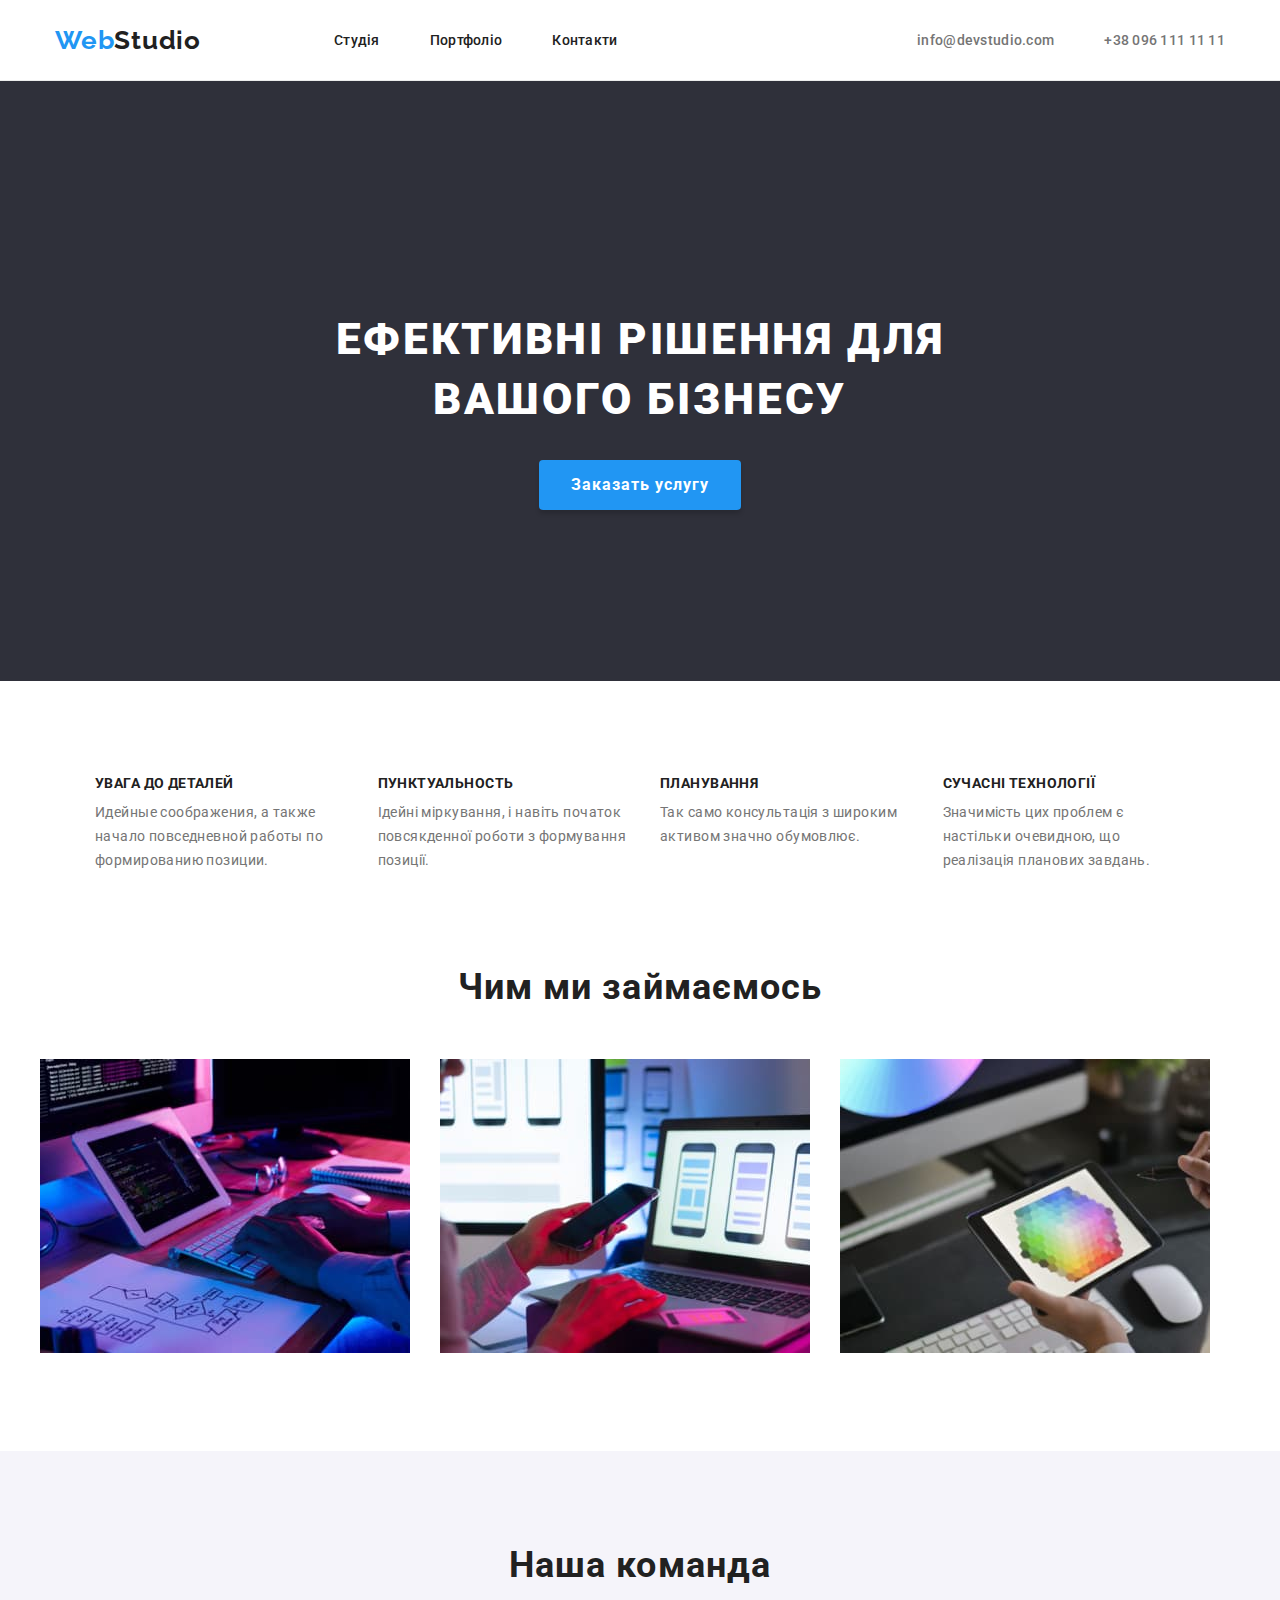
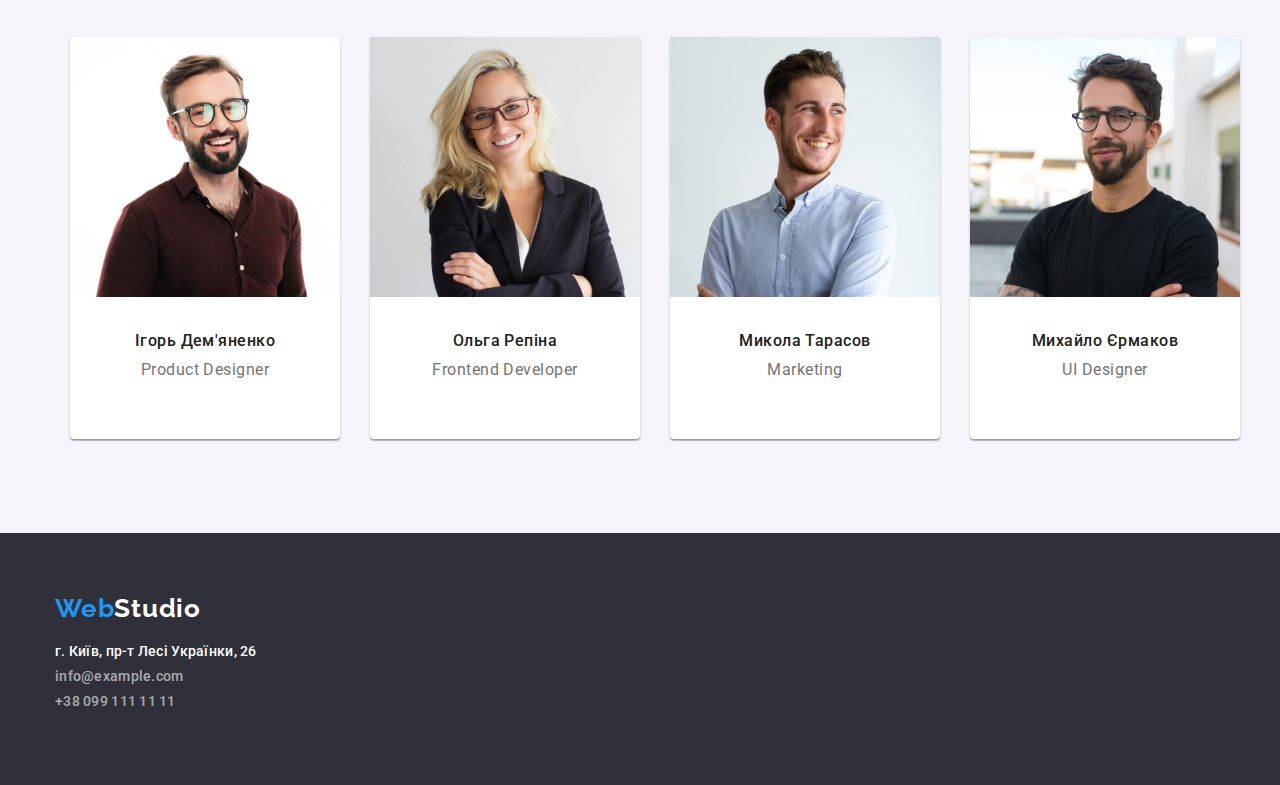
<file: index.html>
<!DOCTYPE html>
<html lang="ua">
<head>
    <meta charset="UTF-8">
    <meta http-equiv="X-UA-Compatible" content="IE=edge">
    <meta name="viewport" content="width=device-width, initial-scale=1.0">
    <title>Document</title>
    <link rel="preconnect" href="https://fonts.googleapis.com">
    <link rel="preconnect" href="https://fonts.gstatic.com" crossorigin>
    <link href="https://fonts.googleapis.com/css2?family=Raleway:wght@700&family=Roboto:wght@400;500;700;900&display=swap"
        rel="stylesheet">
    <link rel="stylesheet" href="https://cdnjs.cloudflare.com/ajax/libs/modern-normalize/1.1.0/modern-normalize.min.css">
    <link rel="stylesheet" href="./css/styles.css">
</head>
<body>
    <!-- Шапка -->
    <header class="header">
        
        <div class="container main-nav">
            <a class="logo" href="/"><span class="web-logo">Web</span>Studio</a>
            <!-- навігація -->
            <nav>
                <ul class="site-nav">
                    <li class="item"> <a href="">Студія</a> </li>
                    <li class="item"> <a href="./portfolio.html">Портфоліо</a> </li>
                    <li class="item"> <a href="">Контакти</a> </li>
                </ul>
            </nav>
            <!-- контакти -->
            <ul class="contact">
                <li class="item"> <a href="mailto:info@devstudio.com"> info@devstudio.com</a></li>
                <li class="item"> <a href="tel:+380961111111"> +38 096 111 11 11</a></li>
            </ul>
        </div>
        
    </header>
<!-- main -->
<main>
        <!-- Ефективні рішення для вашого бізнесу -->
        <section class="hero">
            <div class="container">
                <H1>Ефективні рішення для <br>вашого бізнесу</H1>
                <button class="hero-button" type="button">Заказать услугу</button>
            </div>
        </section>

        <!-- особливості -->
        <section class="specific-selection">
           <div class="container">
                <h2 class="specifics">Особливості</h2>
                <ul class="specifics-list">
                    <li  class="item">
                        <h3>Увага до деталей</h3>
                        <p>Идейные соображения, а также начало повседневной работы по формированию позиции.</p>
                    </li>
                    <li class="item">
                        <h3>Пунктуальность</h3>
                        <p>Ідейні міркування, і навіть початок повсякденної роботи з формування позиції.</p>
                    </li>
                    <li class="item">
                        <h3>Планування</h3>
                        <p>Так само консультація з широким активом значно обумовлює.</p>
                    </li>
                    <li class="item">
                        <h3>Сучасні технології</h3>
                        <p>Значимість цих проблем є настільки очевидною, що реалізація планових завдань.</p>
                    </li>
                </ul>
           </div>
        </section>
         <!-- Чим ми займаємось -->
        <section class="what-we-do-section section">
           <div class="container">
                <h2 class="title-h2">Чим ми займаємось</h2>
                <ul class="what-we-do-list">
                    <li class="item"> <img src="./images/box1.jpg" alt="опис" width="370"></li>
                    <li class="item"><img src="./images/box2.jpg" alt="опис" width="370"></li>
                    <li class="item"><img src="./images/box3.jpg" alt="опис" width="370"></li>
                </ul>
           </div>
        </section>
        <!-- Наша команда -->
            <section class="our-team section">
                <div class="container">
                    <h2 class="title-h2">Наша команда</h2>
                    <ul class="our-team-list">
                        <li class="item"> <img src="./images/team1.jpg" alt="чоловік європейської зовнішності в окулярах з бородою" width="270">
                            <div class="our-team-text" >
                                <h3>Ігорь Дем'яненко</h3>
                                <p lang="en">Product Designer</p>
                            </div>
                        </li>
                        <li class="item"> <img src="./images/team2.jpg" alt="жінка європейської зовнішності в окулярах" width="270">
                            <div class="our-team-text">
                                <h3>Ольга Репіна</h3>
                                <p lang="en">Frontend Developer</p>
                            </div>
                        </li>
                        <li class="item"> <img src="./images/team3.jpg" alt="чоловік європейської зовнішності" width="270">
                            <div class="our-team-text">
                                <h3>Микола Тарасов</h3>
                                <p lang="en">Marketing</p>
                            </div>
                        </li>
                        <li class="item"> <img src="./images/team4.jpg" alt="чоловік європейської зовнішності в окулярах з бородою" width="270">
                            <div class="our-team-text">
                                <h3>Михайло Єрмаков</h3>
                                <p lang="en">UI Designer</p>
                            </div>
                        </li>
                    </ul>
                </div>
            </section>
</main>
<!-- футер -->
<footer class="footer">
    <div class="container">
        <a class="logo-footer" href="/"><span class="web-logo">Web</span>Studio</a>
        <address class="address">
            <ul class="contact-footer">
                <li class="item">
                    <span class="street">
                        <p>г. Київ, пр-т Лесі Українки, 26</p>
                    </span>
                </li>
                <li class="item"><a href="mailto:info@example.com">info@example.com</a></li>
                <li class="item"><a href="tel:+380991111111">+38 099 111 11 11</a></li>
            </ul>
        </address>
    </div>
</footer>

</body>
</html>
</file>
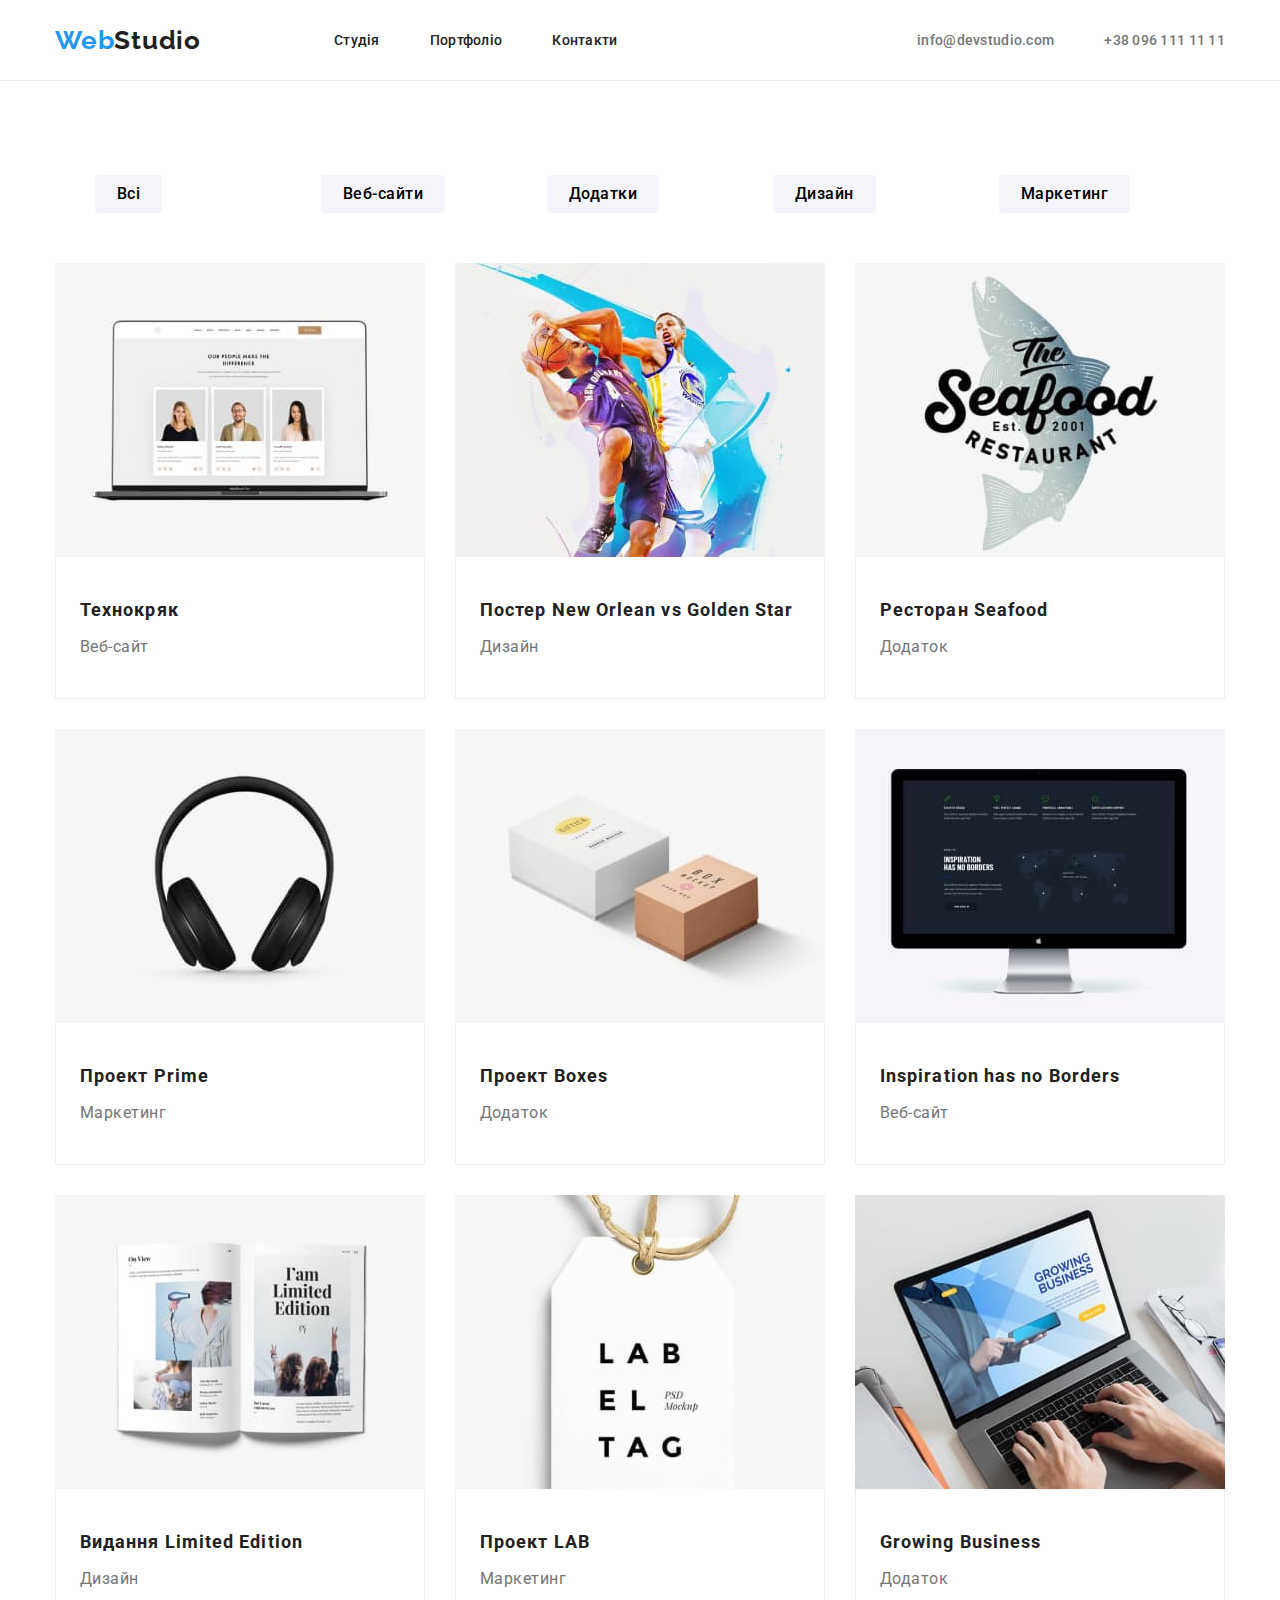
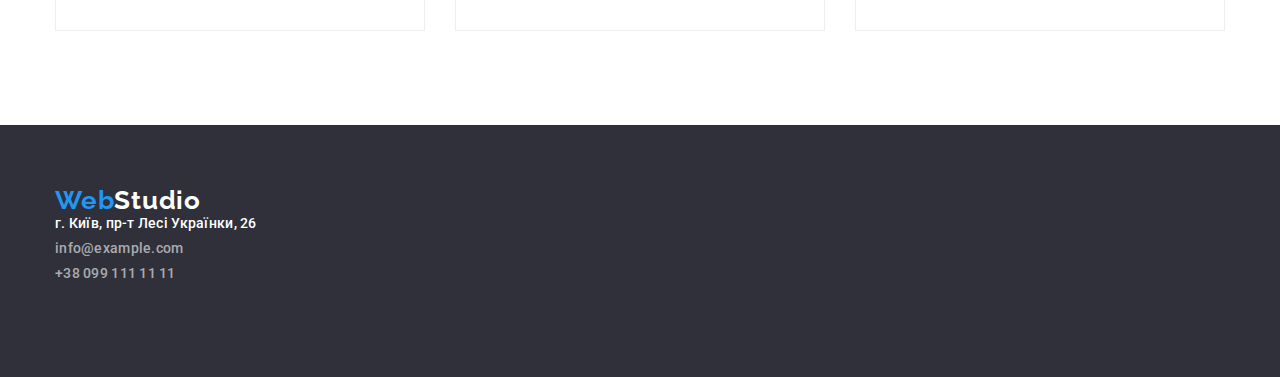
<file: portfolio.html>
<!DOCTYPE html>
<html lang="ua">

<head>
    <meta charset="UTF-8">
    <meta http-equiv="X-UA-Compatible" content="IE=edge">
    <meta name="viewport" content="width=device-width, initial-scale=1.0">
    <link rel="preconnect" href="https://fonts.googleapis.com">
    <link rel="preconnect" href="https://fonts.gstatic.com" crossorigin>
    <link href="https://fonts.googleapis.com/css2?family=Raleway:wght@700&family=Roboto:wght@400;500;700;900&display=swap"
    rel="stylesheet">
    <link rel="stylesheet" href="https://cdnjs.cloudflare.com/ajax/libs/modern-normalize/1.1.0/modern-normalize.min.css">
    <link rel="stylesheet" href="./css/styles.css">
    <title>Document</title>
</head>

<body>
    <!-- Шапка -->
    <header class="header">

        <div class="container main-nav">
            <a class="logo" href="/"><span class="web-logo">Web</span>Studio</a>
            <!-- навігація -->
            <nav>
                <ul class="site-nav">
                    <li class="item"> <a href="./index.html">Студія</a> </li>
                    <li class="item"> <a href="">Портфоліо</a> </li>
                    <li class="item"> <a href="">Контакти</a> </li>
                </ul>
            </nav>
            <!-- контакти -->
            <ul class="contact">
                <li class="item"> <a href="mailto:info@devstudio.com"> info@devstudio.com</a></li>
                <li class="item"> <a href="tel:+380961111111"> +38 096 111 11 11</a></li>
            </ul>
        </div>
    </header>
    <!-- main -->
    <main>
        
        <!-- project -->
        <section class="project section">
           <div class="container">
                <h1 class="portfolio">Портфоліо</h1>
                <!-- Button -->
                    <ul class="button-list">
                        <li class="item"><button type="button">Всі</button></li>
                        <li class="item"><button type="button">Веб-сайти</button></li>
                        <li class="item"><button type="button">Додатки</button></li>
                        <li class="item"><button type="button">Дизайн</button></li>
                        <li class="item"><button type="button">Маркетинг</button></li>
                    </ul>
                <!-- project list -->
                <ul class="project-list">
                    <li class="item"> <img src="./images/tehno.jpg" alt="відкритий ноутбук" width="370">
                        <div class="border-content">
                            <h2>Технокряк</h2>
                            <p>Веб-сайт</p>
                        </div>
                    </li>
                    <li class="item"> <img src="./images/poster.jpg" alt="два чоловіки спортсмени грають в баскетбол" width="370">
                        <div class="border-content">
                            <h2 lang="en">Постер New Orlean vs Golden Star</h2>
                            <p>Дизайн</p>
                        </div>
                    </li>
                    <li class="item"> <img src="./images/seafood.jpg" alt=" логотип ресторану" width="370">
                        <div class="border-content">
                            <h2 lang="en">Ресторан Seafood</h2>
                            <p>Додаток</p>
                        </div>
                    </li>
                    <li class="item"> <img src="./images/prime.jpg" alt="Чорні навушники" width="370">
                        <div class="border-content">
                            <h2 lang="en">Проект Prime</h2>
                            <p>Маркетинг</p>
                        </div>
                    </li>
                    <li class="item"> <img src="./images/box.jpg" alt="Дві картоні коробки на білому фоні" width="370">
                        <div class="border-content">
                            <h2 lang="en">Проект Boxes</h2>
                            <p>Додаток</p>
                        </div>
                    </li>
                    <li class="item"> <img src="./images/borders.jpg" alt="Монітор ком'ютера" width="370">
                        <div class="border-content">
                            <h2 lang="en">Inspiration has no Borders</h2>
                            <p>Веб-сайт</p>
                        </div>
                    </li>
                    <li class="item"> <img src="./images/lemited.jpg" alt="Відкритий журнал на білому фоні" width="370">
                        <div class="border-content">
                            <h2 lang="en">Видання Limited Edition</h2>
                            <p>Дизайн</p>
                        </div>
                    </li>
                    <li class="item"> <img src="./images/lab.jpg" alt="Бірка з написом лаб" width="370">
                        <div class="border-content">
                            <h2 lang="en">Проект LAB</h2>
                            <p>Маркетинг</p>
                        </div>
                    </li>
                    <li class="item"> <img src="./images/growing.jpg" alt="відкритий ноутбук" width="370">
                        <div class="border-content">
                            <h2 lang="en">Growing Business</h2>
                            <p>Додаток</p>
                        </div>
                    </li>
                </ul>
           </div>
        </section>
    </main>
    <!-- футер -->
    <footer class="footer">
        <div class="container">
                <a class="logo-footer" href="/"><span class="web-logo">Web</span>Studio</a>
                <address>
                    <ul class="contact-footer">
                        <li class="item">
                            <span class="street">
                                <p>г. Київ, пр-т Лесі Українки, 26</p>
                            </span>
                        </li>
                        <li class="item"><a href="mailto:info@example.com">info@example.com</a></li>
                        <li class="item"><a href="tel:+380991111111">+38 099 111 11 11</a></li>
                    </ul>
                </address>
        </div>
    </footer>
</body>

</html>
</file>
<file: css/styles.css>
html{
    box-sizing: border-box;
}

*,
*::before,
*::after{
    box-sizing: inherit;
}

:root {
    --primary-text-color: #212121;
    --accent-color: #2196F3;
    --second-text-color: #757575;
    --logo-color: #2196F3;
    --logo-footer-color: #ffffff;
    --body-background-color: #ffffff;
    --hero-background-color: #2F303A;
    --hero-button-color: #ffffff;
    --hero-back-color: #2196F3;
    --hero-accent-color: #188CE8;
    --h1-color: #ffffff;
    --footer-back-color: #2F303A;
    --contact-footer-color: rgba(255, 255, 255, 0.6);
    --portfolio-button-color: #F5F4FA;
    --focus-back-color: rgba(0, 0, 0, 0);
    --border-color-head: #ECECEC;
    --border-color: #EEEEEE;

}
body{
    background-color: var(--body-background-color);
    color: var(--primary-text-color);
    font-family: 'Roboto', sans-serif;
}

/* Контейнер */
.container {
    padding-left: 15px;
    padding-right: 15px;
    margin-left: auto;
    margin-right: auto;
    width: 1200px;
    /* outline: 2px solid rgb(255, 0, 208); */
}
/* section padding */
.section {
    padding-top: 94px;
    padding-bottom: 94px;
}
 /* title h2 */
 .title-h2{
    margin-top: 0;
    margin-bottom: 50px;

    font-weight: 700;
    font-size: 36px;
    line-height: 1.16;
    text-align: center;
    letter-spacing: 0.03em;
 }
.header{
    border-bottom-width: 1px;
    border-bottom-style: solid;
    border-bottom-color: var(--border-color-head);
}
/* Main nav */
.main-nav {
    height: 80px;
    display: flex;
    align-items: center;
}

/* Logo */
.logo {
    color: var(--primary-text-color);
    font-family: 'Raleway', sans-serif;
    font-weight: 700;
    font-size: 26px;
    line-height: 1.19;
    letter-spacing: 0.03em;
    text-decoration: none;
}
.logo:focus{
    background-color: var(--focus-back-color);
}
.web-logo {
    color: var(--logo-color)}

/* Навігація */
.site-nav{
    list-style-type: none;
    display: flex;
    align-items: center;
    margin-left: 93px;
}
.site-nav a{
    color: var(--primary-text-color);
    font-weight: 500;
    font-size: 14px;
    line-height: 1.14;
    letter-spacing: 0.02em;
    text-decoration: none;
}
.site-nav a:hover {
    color: var(--accent-color);
}
.site-nav a:focus{
    background-color: var(--focus-back-color);
}
.site-nav .item{
    /* width: calc((100% - 60px)/3); */
    width: calc((100% - 100px)/3);
    margin-right: 50px;
}

/* Контакти */
.contact {
    display: flex;
    list-style-type: none;
    margin-top: 0;
    margin-bottom: 0;
    margin-left: auto;
}

.contact .item{
    width: calc((100% - 50px)/2);
    margin-left: 50px;
}
.contact a {
    color: var(--second-text-color);

    font-weight: 500;
    font-size: 14px;
    line-height: 1.14;
    letter-spacing: 0.02em;
    text-decoration: none;
}
.contact a:hover,:focus{
    color: var(--accent-color);
}
.contact a:focus {
    background-color:var(--focus-back-color);
}
 
/* Герой */
.hero {
    padding-top: 200px;
    padding-bottom: 200px;
    height: 600px;
    background-color: var(--hero-background-color);
}
.hero-button{
    padding: 10px 32px;
    margin-left: auto;
    margin-right: auto;
    margin-top: 0;
    
    display: flex;
    align-items: center;
    text-align: center;
    letter-spacing: 0.06em;
    
    color: var(--hero-button-color);
    background-color:var(--hero-back-color);
    font-family: 'Roboto';
    font-weight: 700;
    font-size: 16px;
    line-height: 1.88;
    
    border: none;
    border-radius: 4px;
    box-shadow: 0px 4px 4px rgba(0, 0, 0, 0.15);
    cursor: pointer;

}
.hero-button:hover{
    background-color: var(--hero-accent-color);
}
.hero h1{
    min-width: 696px;
    margin-bottom: 30px;
    margin-right: 0;
    margin-left: 0;

    color: var(--h1-color);
    font-weight: 900;
    font-size: 44px;
    line-height: 1.36;
    text-align: center;
    letter-spacing: 0.06em;
    text-transform: uppercase;
}

/* Особливості */
.specific-selection{
    padding-top: 94px;
}
.specifics{
    display: none;
}
 .specifics-list{
    margin-top: 0;
    margin-bottom: 0;
    display: flex;
    list-style-type: none;
}
.specifics-list .item{
    width: calc((100% - 90px)/4);
    margin-right: 30px;
}

.specifics-list h3{
    margin-top: 0;
    margin-bottom: 10px;

    font-weight: 700;
    font-size: 14px;
    line-height: 16px;
    letter-spacing: 0.03em;
    text-transform: uppercase;
    text-decoration: none;
}
.specifics-list p {
    margin-top: 0;
    margin-bottom: 0;

    color: var(--second-text-color);
    font-size: 14px;
    line-height: 1.71;
    letter-spacing: 0.03em;
}

/* Чим ми займаємось */

.what-we-do {
    margin-top: 0;
    margin-bottom: 50px;
}
.what-we-do-list{
    margin-top: 0;
    margin-bottom: 0;
    margin-left: 0;
    padding-left: 0;

    display: flex;
    list-style-type: none;
    justify-content: center;
}
/* .what-we-do-list .item:not(:last-child){
    margin-right: 30px;
} */
.what-we-do-list .item{
    width: calc((100% - 60px)/3);
    margin-right: 30px;
}


/* Наша команда */
.our-team{
    background-color: #F5F4FA;
}
.our-team-text  {
    padding-top: 30px;
    padding-bottom: 30px;
}
.our-team-list h3{
    margin-top: 0;
    margin-bottom: 10px;

    font-weight: 500;
    font-size: 16px;
    line-height: 1.19;
    text-align: center;
    letter-spacing: 0.03em;
}
.our-team-list p{
    margin-top: 0;
    margin-bottom: 0;

    color: var(--second-text-color);
    font-size: 16px;
    line-height: 1.19;
    text-align: center;
    letter-spacing: 0.03em;
}
.our-team-list{
    margin-top: 0;
    margin-bottom: 0;
    padding-left: 0;

    display: flex;
    list-style-type: none;
     justify-content: center;
}
/* .our-team-list .item + .item {
    margin-left: 30px;
} */
.our-team-list .item {
    width: calc((100% - 90px)/4);
    margin-left: 30px;
    padding-bottom: 30px;

    background-color: var(--body-background-color);
    border-radius: 0px 0px 4px 4px;
    box-shadow: 0px 1px 3px rgba(0, 0, 0, 0.12), 0px 1px 1px rgba(0, 0, 0, 0.14), 0px 2px 1px rgba(0, 0, 0, 0.2);
    
}

/* Футер */
.footer {
    padding-top: 60px;
    padding-bottom: 0;
    height: 252px;
    background-color:var(--footer-back-color);
}

.logo-footer{
color:var(--logo-footer-color);

    font-family: 'Raleway', sans-serif;
    font-weight: 700;
    font-size: 26px;
    line-height: 1.19;
    letter-spacing: 0.03em;
    text-decoration: none;
}
.logo-footer:focus{
    background-color:var(--focus-back-color);
}
.contact-footer {
    margin-left: 0;

    font-style: normal;
    font-weight: 500;
    font-size: 14px;
    line-height: 1.14;
    letter-spacing: 0.02em;
    text-decoration: none;
}
/* .contact-footer .item:not(:last-child){
    margin-bottom: 9px;
} */
.contact-footer .item {
    width: calc((100% - 18px)/3);
    margin-bottom: 9px;
}
.contact-footer a {
    color: var(--contact-footer-color);
    text-decoration: none;
}
.contact-footer a:hover {
    color: var(--accent-color);

}
.contact-footer a:focus {
    background-color:var(--focus-back-color);
}
.contact-footer{
    list-style-type: none;
    margin-top: 0;
    margin-bottom: 0;
    padding-left: 0;
}
.address{
    margin-top: 20px;
}
.street p {
    margin-top: 0;
    margin-bottom: 0;
    color: var(--logo-footer-color);
}

/* Портфоліо */
.portfolio {
    display: none;

}
.portfolio-selection{
    margin-top: 0;
    margin-bottom: 0;
    padding-bottom: 34px;
}
/* button-list */
.button-list button {
    padding: 6px 22px;

    background-color:var(--portfolio-button-color);
    font-family: 'Roboto';
    font-weight: 500;
    font-size: 16px;
    line-height: 1.62;
    text-align: center;
    letter-spacing: 0.03em;

    border-radius: 4px;
    border: none;
}
.button-list {
    margin-top: 0;
    margin-bottom: 50px;

    display: flex;
    justify-content: center;
    list-style-type: none;
}
.button-list button:hover{
    color: var(--hero-button-color);
    background-color: var(--accent-color);
    box-shadow: 0px 3px 1px rgba(0, 0, 0, 0.1), 0px 1px 2px rgba(0, 0, 0, 0.08), 0px 2px 2px rgba(0, 0, 0, 0.12);
    cursor: pointer;
}
.button-list button:focus{
    cursor: pointer;
    color: var(--accent-color);
    background-color: var(--focus-back-color);
}
/* .button-list .item:not(:last-child){
   margin-right: 8px;
} */
.button-list .item {
    width: calc((100% - 32px)/5);
    margin-right: 8px;
}

/* Проект */
.project-list h2{

    font-weight: 700;
    font-size: 18px;
    line-height: 2;
    letter-spacing: 0.06em;
    margin-bottom: 4px;
}
.project-list p {
    color: var(--second-text-color);
    
    font-size: 16px;
    line-height: 1.88;
    letter-spacing: 0.03em;
    margin-top: 0;
}

.project-list{
    margin-top: 0;
    margin-bottom: 0;
    padding-left: 0;
    padding-right: 0;
    
    display: flex;
    flex-wrap: wrap;
    justify-content: center;
    list-style-type: none;
}
.project-list .item {
    width: calc((100% - 60px)/3);
    margin-right: 30px;
    margin-bottom: 30px;
    margin-left: 0;
    padding-right: 0;
    
    
}

.project-list .item:nth-child(3n) {
    margin-right: 0;
}
.project-list .item:nth-last-child( -n + 3){
    margin-bottom: 0;
}
.border-content{
    width: 370px;
    padding: 20px 24px;
    
    border-right-width: 1px;
    border-right-style: solid;
    border-right-color: var(--border-color);

    border-bottom-width: 1px ;
    border-bottom-style: solid ;
    border-bottom-color:var(--border-color) ;

    border-left-width: 1px;
    border-left-style: solid;
    border-left-color: var(--border-color);
    /* border: 1px solid;
    border-color: var(--border-color); */
}
.project-list img {
    display: block;
}
</file>
